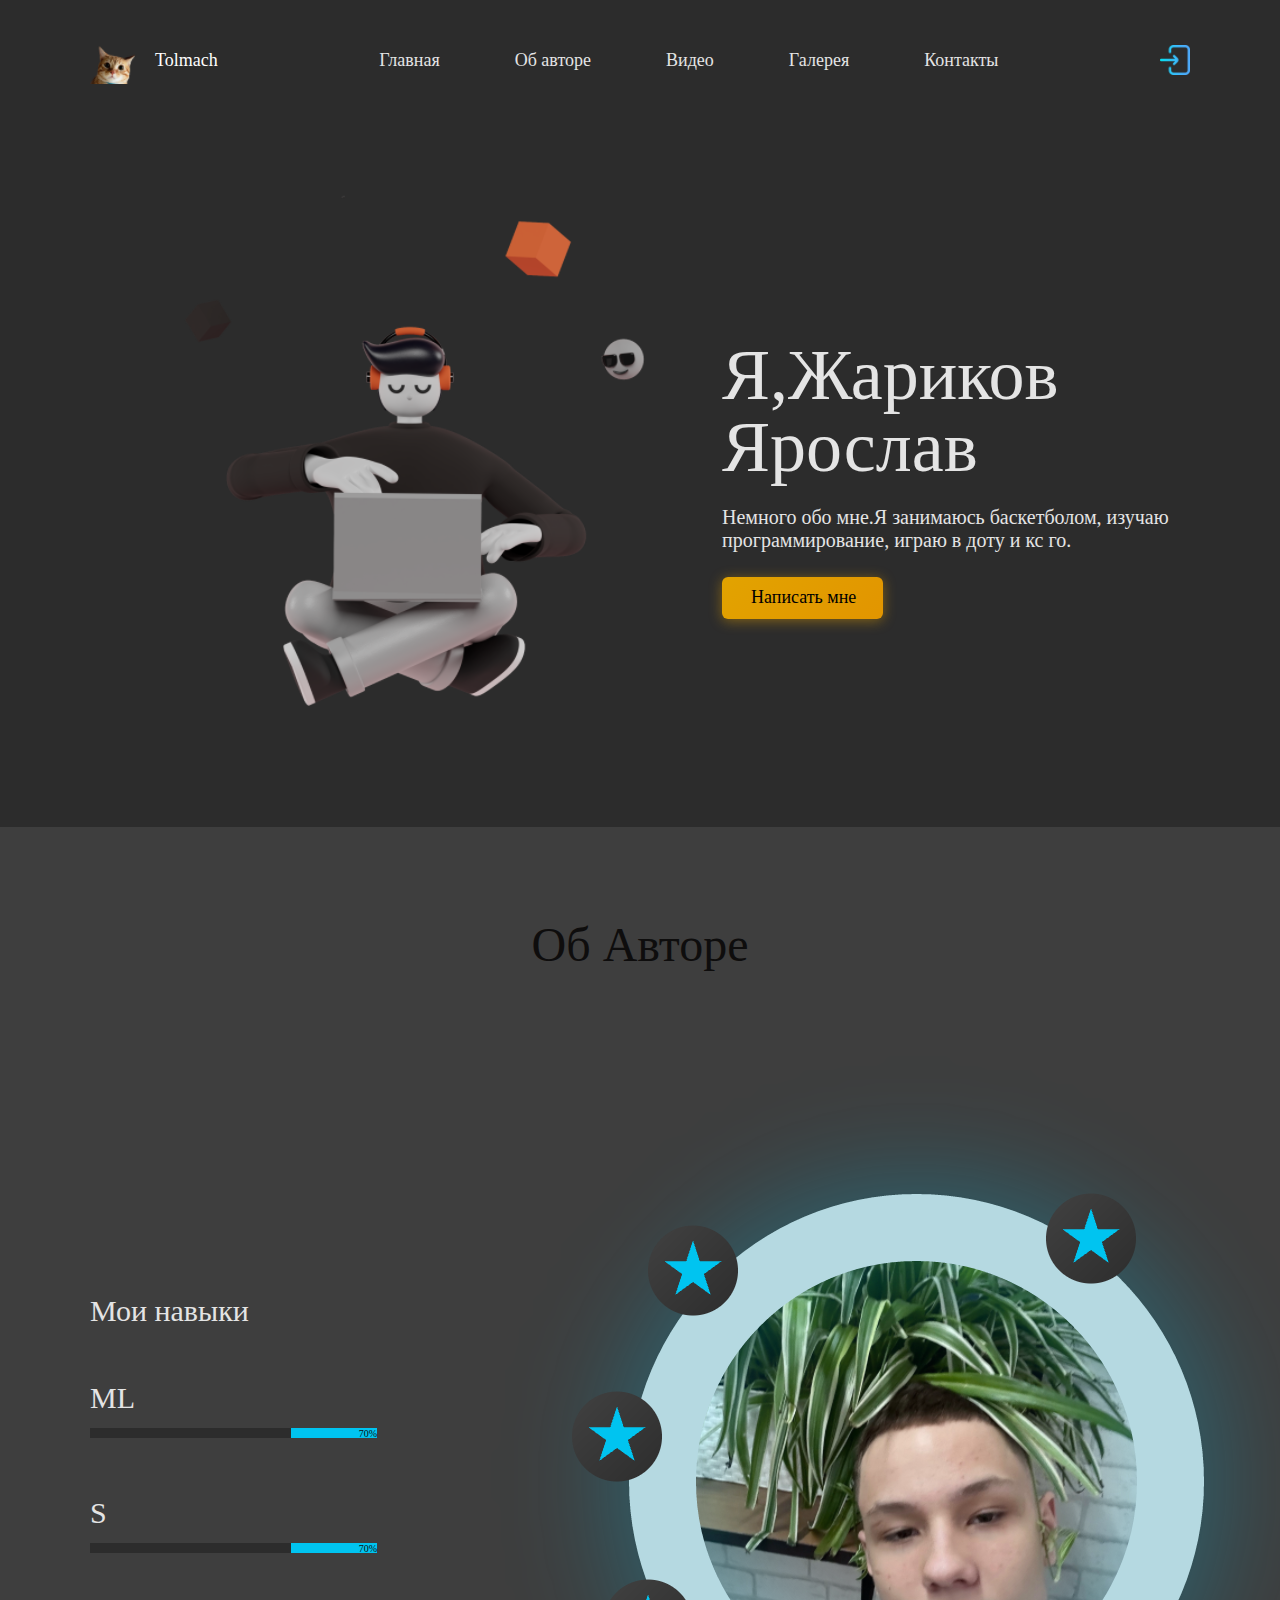
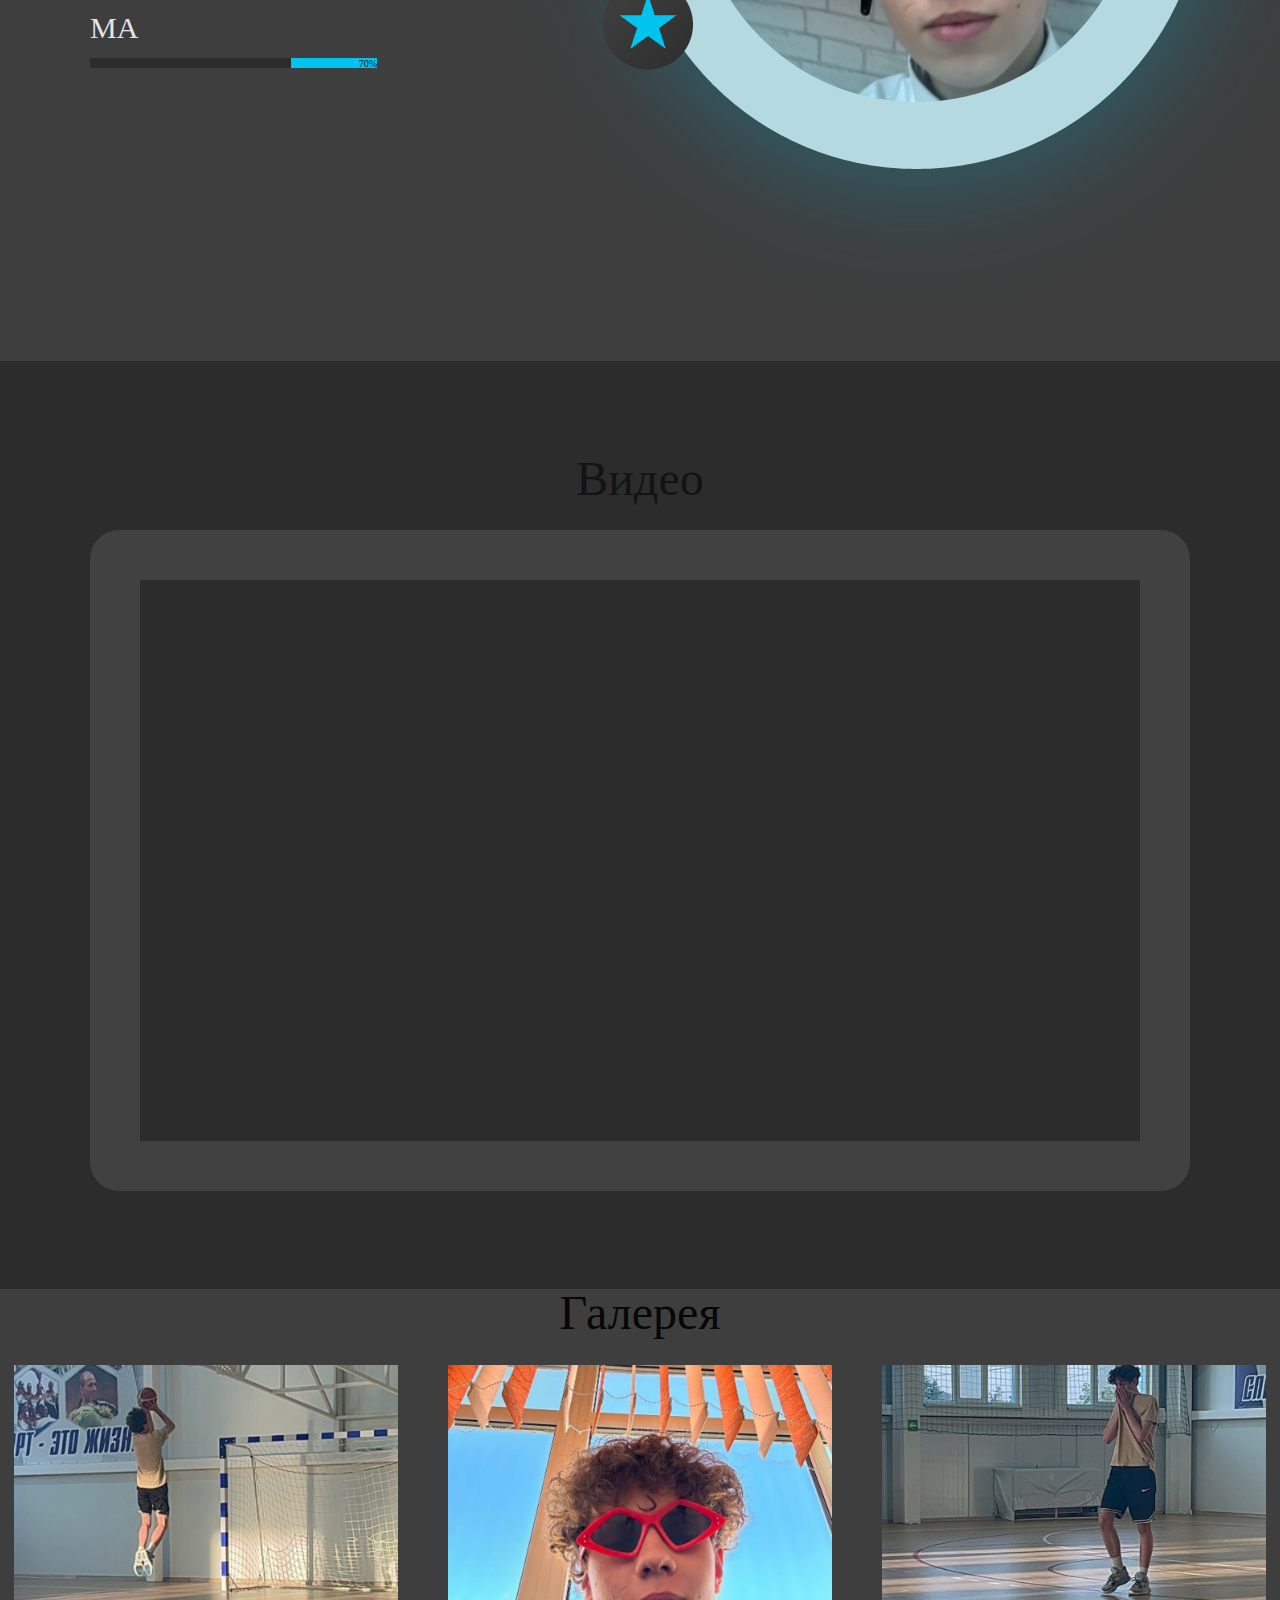
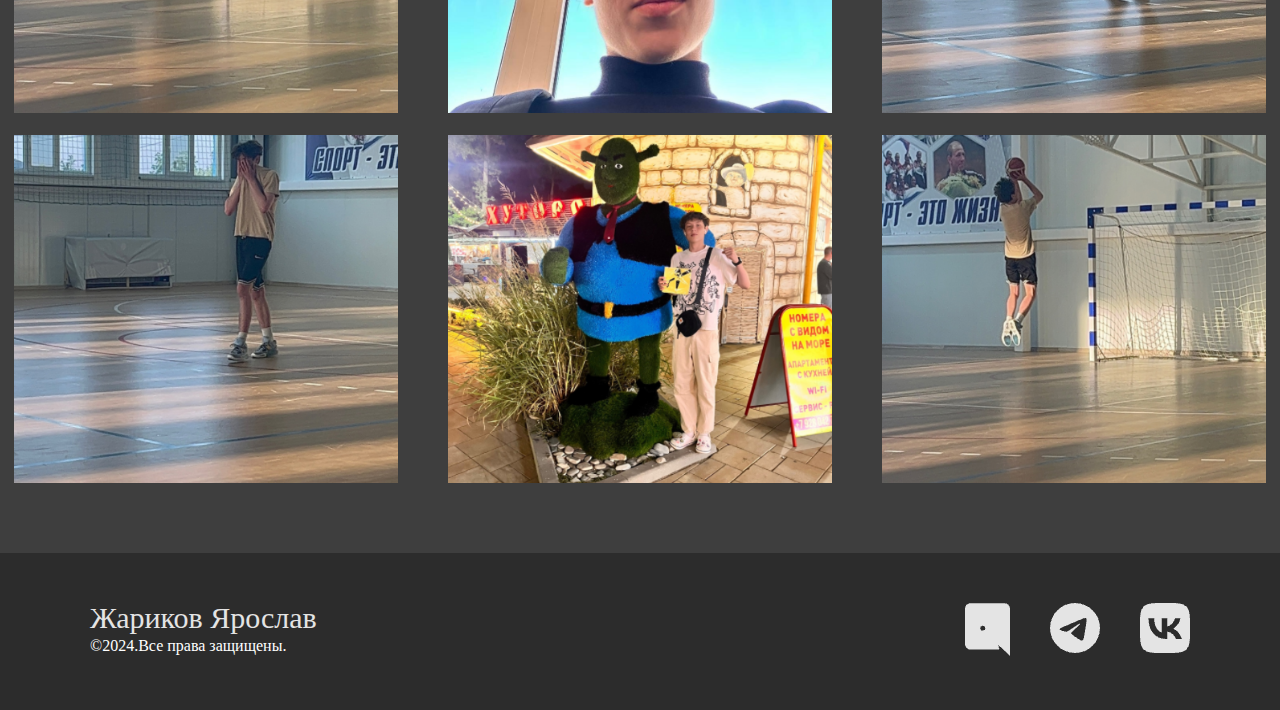
<file: index.html>
<!DOCTYPE html>
<html lang="en">

<head>
    <meta charset="UTF-8">
    <meta name="viewport" content="width=device-width, initial-scale=1.0">
    <title>Vizit</title>
    <link rel="stylesheet" href="css/style.css">
    <script src="https://ajax.googleapis.com/ajax/libs/jquery/3.1.1/jquery.min.js"></script>
    
    <link rel="stylesheet" type="text/css" href="https://wsxzaq127.github.io/style.css">
</head>

<body>
    <header class="header">
        <div class="container container_header">
            <div class="logo">
                <img src="img/img(1).png" alt="logo" class="logo__img">
                <h2 class="logo__title">Tolmach</h2>
            </div>
            <nav class="nav">
                <ul class="nav__list">
                    <li class="nav__item  nav__blue"><a href="index.html" class="nav__link">Главная</a></li>
                    <li class="nav__item"><a href="about.html" class="nav__link">Об авторе</a></li>
                    <li class="nav__item"><a href="moves.html" class="nav__link">Видео</a></li>
                    <li class="nav__item"><a href="galary.html" class="nav__link">Галерея</a></li>
                    <li class="nav__item"><a href="contacts.html" class="nav__link">Контакты</a></li>
                </ul>
            </nav>
            <img src="img/image1.png" alt="logo_exit" class="header__exit">
        </div>

    </header>
    <main class="main">
        <section class="hero-block">
            <div class="container container_hero-block">
                <img src="img/img.png" alt="hero picture" class="hero-block__img">
                <div class="hero-block__content">
                    <h1 class="hero-block__title">Я,Жариков Ярослав</h1>
                    <p class="hero-block__text">Немного обо мне.Я занимаюсь баскетболом, изучаю программирование, играю в
                        доту и кс го.</p>
                    <a href="https://vk.com/tolmach24" target="_blank" class="hero-block__link">Написать мне</a>

                </div>
            </div>

        </section>
        <section class="about">
            <div class="container container_about">
                <h2 class="about__title">Об Авторе</h2>
                 <div class="about__content">
                    <div class="about__rate">
                        <h3 class="rate__title">Мои навыки</h3>
                        <ul class="rate__list">
                            <li class="rate__item">
                                <h4 class="rate__name">ML</h4>
                                <div class="rate__full">
                                    <span class="rate__score">70%</span>
                                    <div class="rate__done">
                                    </div>
                                </div>
                            </li>
                            <li class="rate__item">
                                <h4 class="rate__name">S</h4>
                                <div class="rate__full">
                                    <span class="rate__score">70%</span>
                                    <div class="rate__done">
                                    </div>
                                </div>
                            </li>
                            <li class="rate__item">
                                <h4 class="rate__name">MA</h4>
                                <div class="rate__full">
                                    <span class="rate__score">70%</span>
                                    <div class="rate__done">
                                    </div>
                                </div>
                            </li>
                        </ul>
                    </div>
                    <img src="img/img-group.png" alt="Недоступно" class="about__img">


                 </div>
            </div>
        
        
        </section>
        <section class="moves">
            <div class="container container_moves">
                <h2 class="moves__title">Видео</h2>
                <iframe class="moves__video" src="https://www.youtube.com/embed/8MUhmxegeb8?si=0u2fKaIDMlDcblnT" title="YouTube video player" frameborder="0" allow="accelerometer; autoplay; clipboard-write; encrypted-media; gyroscope; picture-in-picture; web-share" allowfullscreen></iframe>
            </div>
        </section>
        <section class="galary">
            <h2 class="galary__title">Галерея</h2>
            <ul class="galary__list">
                <li class="galary__item">
                    <a href="img/img3(1).png" class="lightzoom">
                        <img src="img/img3(1).png" alt="Недоступно" class="galary__img">
                    </a>
                </li>
                <li class="galary__item">
                    <a href="img/img2.png" class="lightzoom">
                        <img src="img/img2.png" alt="Недоступно" class="galary__img">
                    </a>
                </li>
                <li class="galary__item">
                    <a href="img/img4.png" class="lightzoom">
                        <img src="img/img4.png" alt="Недоступно" class="galary__img">
                    </a>
                </li>
                <li class="galary__item">
                    <a href="img/img5.png" class="lightzoom">
                        <img src="img/img5.png" alt="Недоступно" class="galary__img">
                    </a>
                </li>
                <li class="galary__item">
                    <a href="img/img6.png" class="lightzoom">
                        <img src="img/img6.png" alt="Недоступно" class="galary__img">
                    </a>
                </li>
                <li class="galary__item">
                    <a href="img/img3.png" class="lightzoom">
                        <img src="img/img3.png" alt="Недоступно" class="galary__img">
                    </a>
                </li>
            </ul>
        </section>
    
    </main>
    <footer class="footer">
        <div class="container cotainer_footer">
            <div class="footer__content">
                <h3 class="footer__title">Жариков Ярослав</h3>
                <p class="footer__text">&copy;2024.Все права защищены.</p>
            </div>
            <ul class="footer__list">
                <li class="footer__item">
                    <img src="img/img11.png" alt="Недоступно" class="footer__img">

                </li>
                    
                <li class="footer__item">
                    <img src="img/qw.png" alt="Недоступно" class="footer__img">

                </li>

                <li class="footer__item">
                    <img src="img/img10.png" alt="Недоступно" class="footer__img">

                </li>
            
            
            </ul>

        </div>
    </footer>

    
    <script type="text/javascript" src="https://wsxzaq127.github.io/lightzoom.js"></script>
    <script type="text/javascript">
        jQuery('.lightzoom').lightzoom({speed: 400, viewTitle: true,overlayColor:"red", isEscClosing:true,isWindowClickClosing:true,});
        </script>
</body>

</html>
</file>
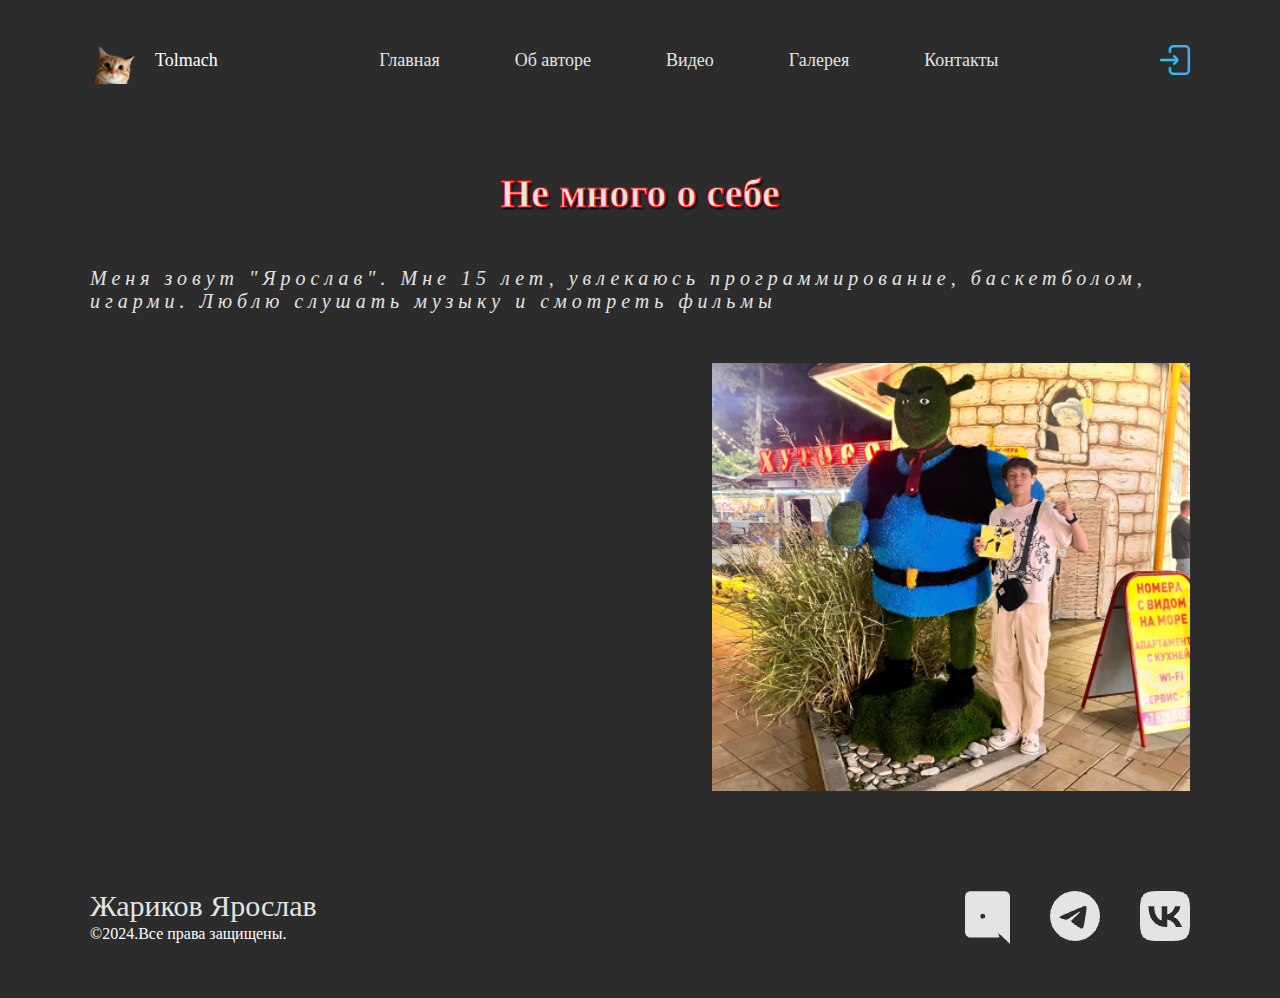
<file: about.html>
<!DOCTYPE html>
<html lang="en">
<head>
    <meta charset="UTF-8">
    <meta name="viewport" content="width=device-width, initial-scale=1.0">
    <title>обо мне</title>
    <link rel="stylesheet" href="css/about.css">
    <link rel="stylesheet" href="css/style.css">
</head>
<body>
    <header class="header">
        <div class="container container_header">
            <div class="logo">
                <img src="img/img(1).png" alt="logo" class="logo__img">
                <h2 class="logo__title">Tolmach</h2>
            </div>
            <nav class="nav">
                <ul class="nav__list">
                    <li class="nav__item  nav__blue"><a href="index.html" class="nav__link">Главная</a></li>
                    <li class="nav__item"><a href="about.html" class="nav__link">Об авторе</a></li>
                    <li class="nav__item"><a href="moves.html" class="nav__link">Видео</a></li>
                    <li class="nav__item"><a href="galary.html" class="nav__link">Галерея</a></li>
                    <li class="nav__item"><a href="contacts.html" class="nav__link">Контакты</a></li>
                </ul>
            </nav>
            <img src="img/image1.png" alt="logo_exit" class="header__exit">
        </div>

    </header>
    <main class="main_about">
        <div class="container container_about_page">
            <h1 class="about_page__title">Не много о себе</h1>
            <p class="about_page__text">Меня зовут "Ярослав". Мне 15 лет, увлекаюсь
                программирование, баскетболом, игарми. Люблю слушать музыку и смотреть 
                фильмы
            </p>
           <div class="about_page__image">
            <img src="img/img6.png" alt="Недоступно" class="about_page__img">
        </div>
        </div>
</main>
<footer class="footer">
    <div class="container cotainer_footer">
        <div class="footer__content">
            <h3 class="footer__title">Жариков Ярослав</h3>
            <p class="footer__text">&copy;2024.Все права защищены.</p>
        </div>
        <ul class="footer__list">
            <li class="footer__item">
                <img src="img/img11.png" alt="Недоступно" class="footer__img">

            </li>
                
            <li class="footer__item">
                <img src="img/qw.png" alt="Недоступно" class="footer__img">

            </li>

            <li class="footer__item">
                <img src="img/img10.png" alt="Недоступно" class="footer__img">

            </li>
        
        
        </ul>

    </div>
</footer>


</body>
</html>
</file>
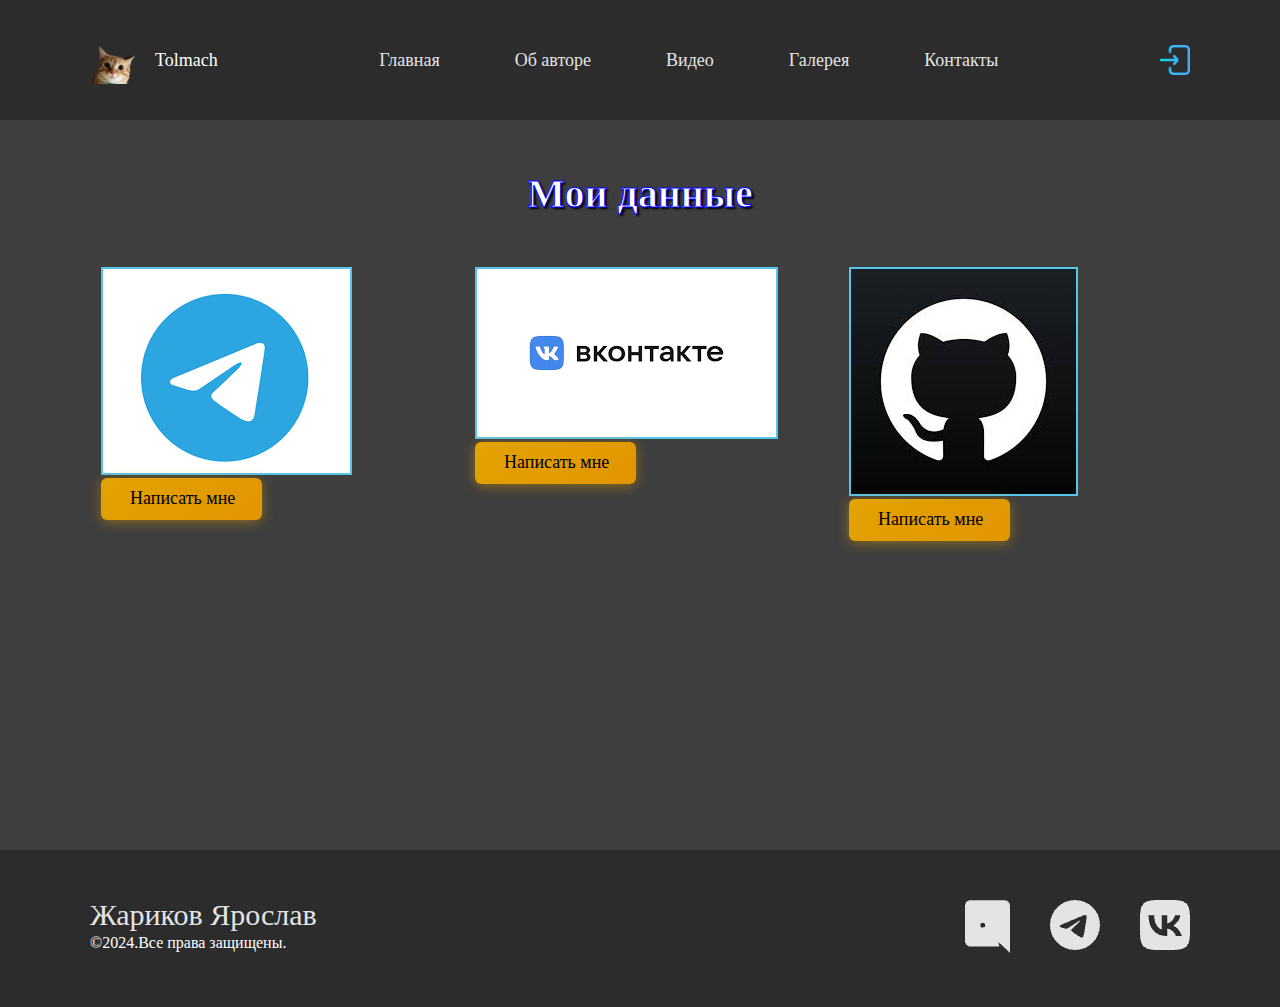
<file: contacts.html>
<!DOCTYPE html>
<html lang="en">
<head>
    <meta charset="UTF-8">
    <meta name="viewport" content="width=device-width, initial-scale=1.0">
    <title>contacts</title>
    <link rel="stylesheet" href="css/style.css">
    <link rel="stylesheet" href="css/contacts.css">
</head>
<body>
    <header class="header">
        <div class="container container_header">
            <div class="logo">
                <img src="img/img(1).png" alt="logo" class="logo__img">
                <h1 class="logo__title">Tolmach</h1>
            </div>
            <nav class="nav">
                <ul class="nav__list">
                    <li class="nav__item  nav__blue"><a href="index.html" class="nav__link">Главная</a></li>
                    <li class="nav__item"><a href="about.html" class="nav__link">Об авторе</a></li>
                    <li class="nav__item"><a href="moves.html" class="nav__link">Видео</a></li>
                    <li class="nav__item"><a href="galary.html" class="nav__link">Галерея</a></li>
                    <li class="nav__item"><a href="contacts.html" class="nav__link">Контакты</a></li>
                </ul>
            </nav>
            <img src="img/image1.png" alt="logo_exit" class="header__exit">
        </div>

    </header>
    <main class="main__contacts">
        <div class="container container__contacts">
            <h1 class="contacts__title">Мои данные</h1>
      
        <ul class="contacts__list">
           
            <li class="contacts__item">
            <img src="img/7.png" alt="" class="contacts__img">
            <a href="https://t.me/Tolmach2905" target="_blank" class="hero-block__link">Написать мне</a>

           </li>
           <li class="contacts__item">
            <img src="img/11.png" alt="" class="contacts__img">
            <a href="https://vk.com/tolmach24" target="_blank" class="hero-block__link">Написать мне</a>
           </li>
           <li class="contacts__item">
            <img src="img/9.jpg" alt="" class="contacts__img">
            <a href="https://github.com/tolmach100" target="_blank" class="hero-block__link">Написать мне</a>
           </li>
           
           
            
        </ul>
   

        </div>
    </main>
    <footer class="footer">
        <div class="container cotainer_footer">
            <div class="footer__content">
                <h3 class="footer__title">Жариков Ярослав</h3>
                <p class="footer__text">&copy;2024.Все права защищены.</p>
            </div>
            <ul class="footer__list">
                <li class="footer__item">
                    <img src="img/img11.png" alt="Недоступно" class="footer__img">

                </li>
                    
                <li class="footer__item">
                    <img src="img/qw.png" alt="Недоступно" class="footer__img">

                </li>

                <li class="footer__item">
                    <img src="img/img10.png" alt="Недоступно" class="footer__img">

                </li>
            
            
            </ul>

        </div>
    </footer>

    
</body>
</html>
</file>
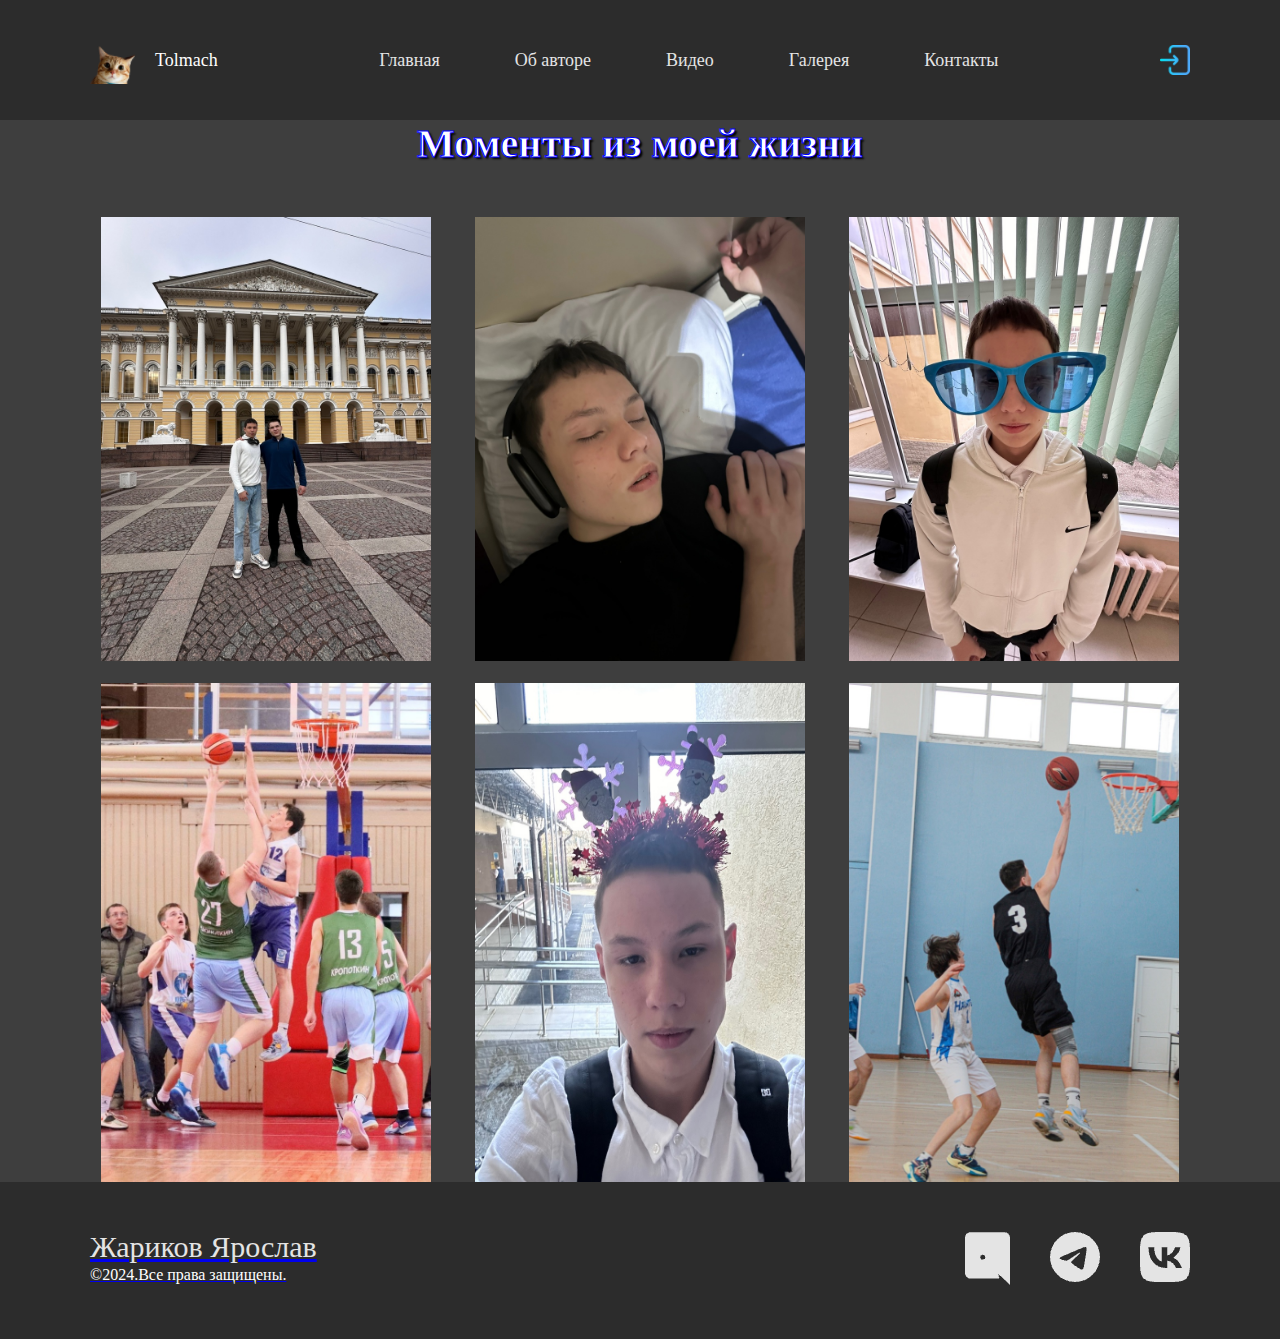
<file: galary.html>
<!DOCTYPE html>
<html lang="en">
<head>
    <meta charset="UTF-8">
    <meta name="viewport" content="width=device-width, initial-scale=1.0">
    <title>galary</title>
    <link rel="stylesheet" href="css/galary.css">
    <link rel="stylesheet" href="css/style.css">
    <script src="https://ajax.googleapis.com/ajax/libs/jquery/3.1.1/jquery.min.js"></script>
    
    <link rel="stylesheet" type="text/css" href="https://wsxzaq127.github.io/style.css">

</head>
<body>
    <header class="header">
        <div class="container container_header">
            <div class="logo">
                <img src="img/img(1).png" alt="logo" class="logo__img">
                <h2 class="logo__title">Tolmach</h2>
            </div>
            <nav class="nav">
                <ul class="nav__list">
                    <li class="nav__item  nav__blue"><a href="index.html" class="nav__link">Главная</a></li>
                    <li class="nav__item"><a href="about.html" class="nav__link">Об авторе</a></li>
                    <li class="nav__item"><a href="moves.html" class="nav__link">Видео</a></li>
                    <li class="nav__item"><a href="galary.html" class="nav__link">Галерея</a></li>
                    <li class="nav__item"><a href="contacts.html" class="nav__link">Контакты</a></li>
                </ul>
            </nav>
            <img src="img/image1.png" alt="logo_exit" class="header__exit">
        </div>

    </header>
</body> 
<main class="main__img">
    <div class="container container__img">
        <h1 class="img__title">Моменты из моей жизни</h1>
        <ul class="img__list">
            <li class="img__item">
                <a href="img/1.jpg" class="lightzoom">

                    <img src="img/1.jpg" alt="Недоступно" class="galary__img2">
            <li class="galary__item">
                <a href="img/2.jpg" class="lightzoom">
                
                    <img src="img/2.jpg" alt="Недоступно" class="galary__img2">
            <li class="galary__item">
                <a href="img/3.jpg" class="lightzoom">

                    <img src="img/3.jpg" alt="Недоступно" class="galary__img2">
            <li class="galary__item">
                <a href="img/4.jpg" class="lightzoom">

                    <img src="img/4.jpg" alt="Недоступно" class="galary__img2">
            <li class="galary__item">
                <a href="img/5.jpg" class="lightzoom">

                    <img src="img/5.jpg" alt="Недоступно" class="galary__img2">
            <li class="galary__item">
                <a href="img/6.jpg" class="lightzoom">
        
                     <img src="img/6.jpg" alt="Недоступно" class="galary__img2">
        

        </ul>
    </div>
</main>
    <footer class="footer">
        <div class="container cotainer_footer">
            <div class="footer__content">
                <h3 class="footer__title">Жариков Ярослав</h3>
                <p class="footer__text">&copy;2024.Все права защищены.</p>
            </div>
            <ul class="footer__list">
                <li class="footer__item">
                    <img src="img/img11.png" alt="Недоступно" class="footer__img">

                </li>
                    
                <li class="footer__item">
                    <img src="img/qw.png" alt="Недоступно" class="footer__img">

                </li>

                <li class="footer__item">
                    <img src="img/img10.png" alt="Недоступно" class="footer__img">

                </li>
            
            
            </ul>

        </div>
    </footer>

   
    
    
    <script type="text/javascript" src="https://wsxzaq127.github.io/lightzoom.js"></script>
    <script type="text/javascript">
        jQuery('.lightzoom').lightzoom({speed: 400, viewTitle: true,overlayColor:"red", isEscClosing:true,isWindowClickClosing:true,});
        </script>

    
</body>
</html>
</file>
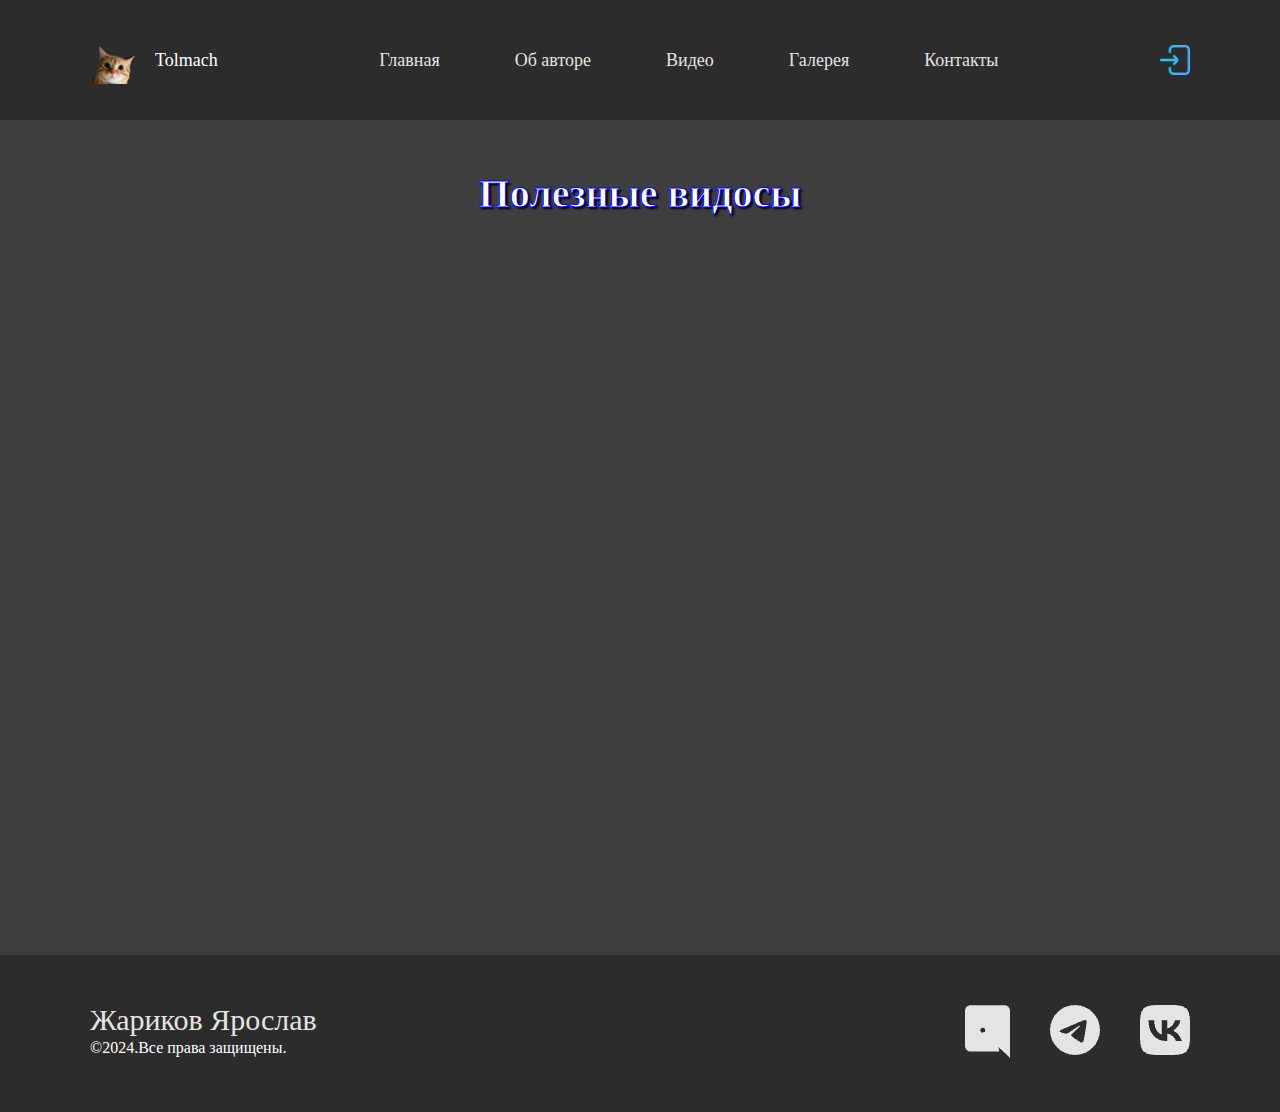
<file: moves.html>
<!DOCTYPE html>
<html lang="en">
<head>
    <meta charset="UTF-8">
    <meta name="viewport" content="width=device-width, initial-scale=1.0">
    <title>Moves</title>
    <link rel="stylesheet" href="css/moves.css">
    <link rel="stylesheet" href="css/style.css">
</head>
<body>
    <header class="header">
        <div class="container container_header">
            <div class="logo">
                <img src="img/img(1).png" alt="logo" class="logo__img">
                <h2 class="logo__title">Tolmach</h2>
            </div>
            <nav class="nav">
                <ul class="nav__list">
                    <li class="nav__item  nav__blue"><a href="index.html" class="nav__link">Главная</a></li>
                    <li class="nav__item"><a href="about.html" class="nav__link">Об авторе</a></li>
                    <li class="nav__item"><a href="moves.html" class="nav__link">Видео</a></li>
                    <li class="nav__item"><a href="galary.html" class="nav__link">Галерея</a></li>
                    <li class="nav__item"><a href="contacts.html" class="nav__link">Контакты</a></li>
                </ul>
            </nav>
            <img src="img/image1.png" alt="logo_exit" class="header__exit">
        </div>

    </header>
    <main class="main_video">
        <div class="container container_video">
            <h1 class="video__title">Полезные видосы</h1>
            <ul class="video__list">
                <li class="video__item">
                    <iframe class="video__video" src="https://www.youtube.com/embed/Xiy8xwhbmew?si=tOrSM0gIH0-wqNiv" title="YouTube video player" frameborder="0" allow="accelerometer; autoplay; clipboard-write; encrypted-media; gyroscope; picture-in-picture; web-share" referrerpolicy="strict-origin-when-cross-origin" allowfullscreen></iframe>
                </li>
                <li class="video__item">
                    <iframe class="video__video" src="https://www.youtube.com/embed/PS4S8BnURYU?si=HAlumf5Uvcq_N_HU" title="YouTube video player" frameborder="0" allow="accelerometer; autoplay; clipboard-write; encrypted-media; gyroscope; picture-in-picture; web-share" referrerpolicy="strict-origin-when-cross-origin" allowfullscreen></iframe>
                </li>
                <li class="video__item">
                    <iframe class="video__video" src="https://www.youtube.com/embed/8Lo7pNt_jZU?si=RzJ9jThUnYmtwxSc" title="YouTube video player" frameborder="0" allow="accelerometer; autoplay; clipboard-write; encrypted-media; gyroscope; picture-in-picture; web-share" referrerpolicy="strict-origin-when-cross-origin" allowfullscreen></iframe>
                </li>
                <li class="video__item">
                    <iframe class="video__video"  src="https://www.youtube.com/embed/BG23_maKZyI?si=W11zKhBADExzc7LO" title="YouTube video player" frameborder="0" allow="accelerometer; autoplay; clipboard-write; encrypted-media; gyroscope; picture-in-picture; web-share" referrerpolicy="strict-origin-when-cross-origin" allowfullscreen></iframe>
                </li>
            </ul>
        </div>
    </main>
    
    <footer class="footer">
        <div class="container cotainer_footer">
            <div class="footer__content">
                <h3 class="footer__title">Жариков Ярослав</h3>
                <p class="footer__text">&copy;2024.Все права защищены.</p>
            </div>
            <ul class="footer__list">
                <li class="footer__item">
                    <img src="img/img11.png" alt="Недоступно" class="footer__img">

                </li>
                    
                <li class="footer__item">
                    <img src="img/qw.png" alt="Недоступно" class="footer__img">

                </li>

                <li class="footer__item">
                    <img src="img/img10.png" alt="Недоступно" class="footer__img">

                </li>
            
            
            </ul>

        </div>
    </footer>
    
</body>
</html>
</file>
<file: css/style.css>
*{
    padding: 0;
    margin: 0;
}
.header{
    background: rgb(44, 44, 44);
}
.container{
    max-width: 1100px;
    margin: 0 auto;
} 
.container_header{
    display:flex;
    justify-content: space-between;
    align-items: center;
    padding: 36px 0;
}
.logo{
    display: flex;
    align-items: center;
}
.logo__title{
    color: rgb(255, 255, 255);
font-family: Crimson Text;
font-size: 18px;
font-weight: 400;
line-height: 18px;
letter-spacing: 0px;
text-align: left;
}
.nav__list{
    display: flex;
    list-style: none;

}

.nav__item:not(:last-child){
    margin-right: 75px;
}
.nav__item{
    color: rgb(228, 228, 228);
font-family: Crimson Text;
font-size: 18px;
font-weight: 400;
line-height: 18px;
letter-spacing: 0px;
text-align: left;
}
.nav__link{
    color: rgb(228, 228, 228);
    text-decoration: none;
}
.nav__blue{
    color: rgb(0, 196, 240);
}
.burger{
    height: 49px;
    width: 80px;
    background-color: transparent;
    border: none;
    display: none;

    
    
}
.burger__line{
    background: rgb(196, 196, 196);
    width: 100%;
    height: 10px;
}
.burger__line:not(:last-child){
    margin-bottom: 9px;
}
.hero-block{
    background: rgb(44, 44, 44);
}
.container_hero-block{
    display: flex;
    align-items: center;
    justify-content: space-between;
    padding: 66px 0 67px;
}
.hero-block__title{
    color: rgb(228, 228, 228);
font-family: Crimson Text;
font-size: 72px;
font-weight: 400;
line-height: 72px;
letter-spacing: 0px;
text-align: left;
}
.hero-block__text{
    color: rgb(228, 228, 228);
font-family: Roboto;
font-size: 20px;
font-weight: 400;
line-height: 23.44px;
letter-spacing: 0px;
text-align: left;
margin: 23px 0 36px;
}
.hero-block__link{
    color: rgb(0, 0, 0);
font-family: Crimson Text;
font-size: 18px;
font-weight: 400;
line-height: 18px;
letter-spacing: 0px;
text-align: left;
box-shadow: 0px 2px 13px 0px rgba(226, 158, 0, 0.48);
background: linear-gradient(135.00deg, rgb(226, 163, 0) 0%,rgb(226, 149, 0) 100%);
padding: 10px 27px 12px 29px;
border-radius: 6px;
text-decoration: none;
transition: background 0.5s ease-out;
}
.hero-block__link:hover{
    background: brown;
}
.about{
    background: rgb(62, 62, 62);
}
.container_about{
    padding: 94px 0 40px;
}
.about__title{
    color: rgb(14, 13, 13);
font-family: Crimson Text;
font-size: 48px;
font-weight: 400;
line-height: 48px;
letter-spacing: 0px;
text-align: center;
margin-bottom: 73px;

}
.about__content{
    display: flex;
    justify-content: space-between;
    align-items: center;
}
.rate__title{
color: rgb(228, 228, 228);
font-family: Crimson Text;
font-size: 30px;
font-weight: 400;
line-height: 30px;
letter-spacing: 0px;
text-align: left;
margin-bottom: 57px;
}
.rate__list{
    list-style: none;

}
.rate__item:not(:last-child){
    margin-bottom: 60px;
}
    

.rate__name{
    color: rgb(228, 228, 228);
font-family: Crimson Text;
font-size: 30px;
font-weight: 400;
line-height: 30px;
letter-spacing: 0px;
text-align: left;
margin-bottom: 15px;
}
.rate__full{
    position: relative;
    width: 287px;
    height: 10px;
    background: rgb(0, 196, 240);

}
.rate__done{
    background: rgb(44, 44, 44);
    height: 10px;
    width: 70%;
}
.rate__score{
    position: absolute;
    right: 0;
    color: rgb(14, 13, 13);
font-family: Crimson Text;
font-size: 10px;
font-weight: 400;
letter-spacing: 0px;
text-align: left;
top: 0;
    
}
.about__img{
    margin-left: 100px;
}
.moves{
    background: rgb(44, 44, 44);
}
.container_moves{
    padding: 94px 0;
}

.moves__title{
    color: rgb(20, 19, 19);
    font-family: Crimson Text;
    font-size: 48px;
    font-weight: 400;
    line-height: 48px;
    letter-spacing: 0px;
    text-align: left; 
    margin-bottom: 27px;
    text-align: center;

}
.moves__video{
    width: 100%;
    height: 661.25px;
    border: 50px solid rgb(65, 65, 65);
    border-radius: 29px;
    box-sizing: border-box;
}
.galary{
    background: rgb(62, 62, 62);
    padding-bottom: 70px;

}
.galary__title{
    color: rgb(7, 7, 7);
font-family: Crimson Text;
font-size: 48px;
font-weight: 400;
line-height: 48px;
letter-spacing: 0px;
text-align: left;
text-align: center;
margin-bottom: 28px;
}
.galary__list{
    display: flex;
    list-style: none;
    flex-wrap: wrap;
    justify-content: space-around;
    gap: 22px;

    
}
.galary__item{
    width: 30%;
    
}
.galary__img{
    width: 100% ;
    height: 100%;


}
.footer{
    background: rgb(44, 44, 44);
}
.cotainer_footer{
    padding: 50px 0 ;
    display: flex;
    justify-content: space-between;
    align-items: center;
    


}
.footer__title{
    color: rgb(228, 228, 228);
font-family: Crimson Text;
font-size: 30px;
font-weight: 400;
line-height: 30px;
letter-spacing: 0px;
text-align: left;
}
.footer__text{
    color: rgb(255, 255, 255);
font-family: Crimson Text;
font-size: 16px;
font-weight: 400;
line-height: 26.25px;
letter-spacing: 0px;
text-align: left;
}
.footer__list{
    display: flex;
    list-style: none;
}
.footer__item:not(:last-child){
    margin-right: 40px;
}
@media(max-width:834px){
    .container{
        max-width: 580px;
    }
    .nav{
        display: none;
    }
    .burger{
        display: block;
    }
    .header__exit{
        display: none;
    }
    .hero-block__img{
        display: none;
    }
    .about__content{
        flex-direction: column;
    }
    .about__img{
        margin-left: 0px;
    }
    .moves__video{
        height: 344px;
        border-width: 25px;
    }
    .galary__list{
        max-width: 580px;
        margin: 0   auto;
        flex-direction: column;
    }
    .galary__item{
        width: 100%;
    }
}
@media(max-width:390px){
    .container{
        max-width: 340px;
    }
    .nav{
        display: none;
    }
    .burger{
        display: block;
    }
    .header__exit{
        display: none;
    }
    .hero-block__img{
        display: none;
    }
    .about__content{
        flex-direction: column;
    }
    .about__img{
        margin-left: 0px;
    }
    .moves__video{
        height: 222.28px;
        border-width: 25px;
    }
    .galary__list{
        max-width: 340px;
        margin: 0   auto;
        flex-direction: column;
    }
    .galary__item{
        width: 100%;
    }
    .about__img{
        width: 340px;
    }
    .cotainer_footer{
        flex-direction: column;
        gap: 20px;
    }
}
</file>
<file: css/about.css>
.main_about{
    background-color: #2C2C2C;
   

}
.container_about_page{
    padding: 50px 0;
}
.about_page__title{
   color:#E4E4E4;
   text-align: center;
   font-size: 40px;
   margin-bottom: 50px;
   -webkit-text-stroke: 1px red ;
   text-shadow: 2px 2px 2px black;

}
.about_page__text{
    color:#E4E4E4 ;
    margin-bottom: 50px;
    letter-spacing: 5px;
    font-size: 20px;
    font-style: italic;

}

.about_page__image{
    display: flex;
    justify-content: right;
}
.footer{
    background: rgb(44, 44, 44);
}
.cotainer_footer{
    padding: 50px 0 ;
    display: flex;
    justify-content: space-between;
    align-items: center;
    


}
.footer__title{
    color: rgb(228, 228, 228);
font-family: Crimson Text;
font-size: 30px;
font-weight: 400;
line-height: 30px;
letter-spacing: 0px;
text-align: left;
}
.footer__text{
    color: rgb(255, 255, 255);
font-family: Crimson Text;
font-size: 16px;
font-weight: 400;
line-height: 26.25px;
letter-spacing: 0px;
text-align: left;
}
.footer__list{
    display: flex;
    list-style: none;
}
.footer__item:not(:last-child){
    margin-right: 40px;
}
@media(max-width:834px){
    .container{
        max-width: 580px;
    }
    .nav{
        display: none;
    }
    .burger{
        display: block;
    }
    .header__exit{
        display: none;
    }
    .hero-block__img{
        display: none;
    }
    .about__content{
        flex-direction: column;
    }
    .about__img{
        margin-left: 0px;
    }
    .moves__video{
        height: 344px;
        border-width: 25px;
    }
    .galary__list{
        max-width: 580px;
        margin: 0   auto;
        flex-direction: column;
    }
    .galary__item{
        width: 100%;
    }
}
@media(max-width:390px){
    .container{
        max-width: 340px;
    }
    .nav{
        display: none;
    }
    .burger{
        display: block;
    }
    .header__exit{
        display: none;
    }
    .hero-block__img{
        display: none;
    }
    .about__content{
        flex-direction: column;
    }
    .about__img{
        margin-left: 0px;
    }
    .moves__video{
        height: 222.28px;
        border-width: 25px;
    }
    .galary__list{
        max-width: 340px;
        margin: 0   auto;
        flex-direction: column;
    }
    .galary__item{
        width: 100%;
    }
}
</file>
<file: css/contacts.css>
.main__contacts{
    background-color: #3E3E3E;
}

.container__contacts{
    padding: 50px 0;
    max-width: 1100px;
    min-height: 70vh;
}

.contacts__title{
    color: white;
    text-align: center;
    font-size: 40px;
    margin-bottom: 50px;
    -webkit-text-stroke: 1px blue;
    text-shadow: 2px 2px 2px black;
}

.contacts__list{
    display: flex;
    list-style: none;
    flex-wrap: wrap;
    justify-content: space-around;
    gap: 22px;
   
}

.contacts__item{
    width: 30%;
}

.contacts__img{
    border: 2px solid #55c5e9;
    background: #666;
    margin-right: 0;
    margin-bottom: 10px;
}
@media(max-width:834px){
    .container{
        max-width: 580px;
    }
    .nav{
        display: none;
    }
    .burger{
        display: block;
    }
    .header__exit{
        display: none;
    }
    .hero-block__img{
        display: none;
    }
    .about__content{
        flex-direction: column;
    }
    .about__img{
        margin-left: 0px;
    }
    .moves__video{
        height: 344px;
        border-width: 25px;
    }
    .galary__list{
        max-width: 580px;
        margin: 0   auto;
        flex-direction: column;
    }
    .galary__item{
        width: 100%;
    }
}
@media(max-width:390px){
    .container{
        max-width: 340px;
    }
    .nav{
        display: none;
    }
    .burger{
        display: block;
    }
    .header__exit{
        display: none;
    }
    .hero-block__img{
        display: none;
    }
    .about__content{
        flex-direction: column;
    }
    .about__img{
        margin-left: 0px;
    }
    .moves__video{
        height: 222.28px;
        border-width: 25px;
    }
    .galary__list{
        max-width: 340px;
        margin: 0   auto;
        flex-direction: column;
    }
    .galary__item{
        width: 100%;
    }
}
</file>
<file: css/galary.css>
.main__img{
    background-color: #3E3E3E;
}
.container_img{
padding: 50px 0;
max-width: 1100px;
}
.img__title{
color: white;
text-align: center;
 font-size: 40px;
margin-bottom: 50px;
-webkit-text-stroke: 1px blue ;
text-shadow: 2px 2px 2px black;
}
.img__list{
    display: flex;
    list-style: none;
    flex-wrap: wrap;
    justify-content: space-around;
    gap: 22px;
    
}
.img__item{
    width: 30%;
  
    
    
}
.galary__img2{
    width: 100% ;
    height: 100%;
}
@media(max-width:834px){
    .container{
        max-width: 580px;
    }
    .nav{
        display: none;
    }
    .burger{
        display: block;
    }
    .header__exit{
        display: none;
    }
    .hero-block__img{
        display: none;
    }
    .about__content{
        flex-direction: column;
    }
    .about__img{
        margin-left: 0px;
    }
    .moves__video{
        height: 344px;
        border-width: 25px;
    }
    .galary__list{
        max-width: 580px;
        margin: 0   auto;
        flex-direction: column;
    }
    .galary__item{
        width: 100%;
    }
}
@media(max-width:390px){
    .container{
        max-width: 340px;
    }
    .nav{
        display: none;
    }
    .burger{
        display: block;
    }
    .header__exit{
        display: none;
    }
    .hero-block__img{
        display: none;
    }
    .about__content{
        flex-direction: column;
    }
    .about__img{
        margin-left: 0px;
    }
    .moves__video{
        height: 222.28px;
        border-width: 25px;
    }
    .galary__list{
        max-width: 340px;
        margin: 0   auto;
        flex-direction: column;
    }
    .galary__item{
        width: 100%;
    }
}
</file>
<file: css/moves.css>
.main_video{
    background-color: #3E3E3E;
}
.container_video{
padding: 50px 0;
}
.video__title{
color: white;
text-align: center;
 font-size: 40px;
margin-bottom: 50px;
-webkit-text-stroke: 1px blue ;
text-shadow: 2px 2px 2px black;
}
.video__list{
    list-style: none;
    display: flex;
    flex-wrap: wrap;
    justify-content: space-around;
}
.video__item{
    width: 48%;
    

}
.video__video{
    width: 100%;
    height: 315px;
}
@media(max-width:834px){
    .container{
        max-width: 580px;
    }
    .nav{
        display: none;
    }
    .burger{
        display: block;
    }
    .header__exit{
        display: none;
    }
    .hero-block__img{
        display: none;
    }
    .about__content{
        flex-direction: column;
    }
    .about__img{
        margin-left: 0px;
    }
    .moves__video{
        height: 344px;
        border-width: 25px;
    }
    .galary__list{
        max-width: 580px;
        margin: 0   auto;
        flex-direction: column;
    }
    .galary__item{
        width: 100%;
    }
}
@media(max-width:390px){
    .container{
        max-width: 340px;
    }
    .nav{
        display: none;
    }
    .burger{
        display: block;
    }
    .header__exit{
        display: none;
    }
    .hero-block__img{
        display: none;
    }
    .about__content{
        flex-direction: column;
    }
    .about__img{
        margin-left: 0px;
    }
    .moves__video{
        height: 222.28px;
        border-width: 25px;
    }
    .galary__list{
        max-width: 340px;
        margin: 0   auto;
        flex-direction: column;
    }
    .galary__item{
        width: 100%;
    }
}
</file>
